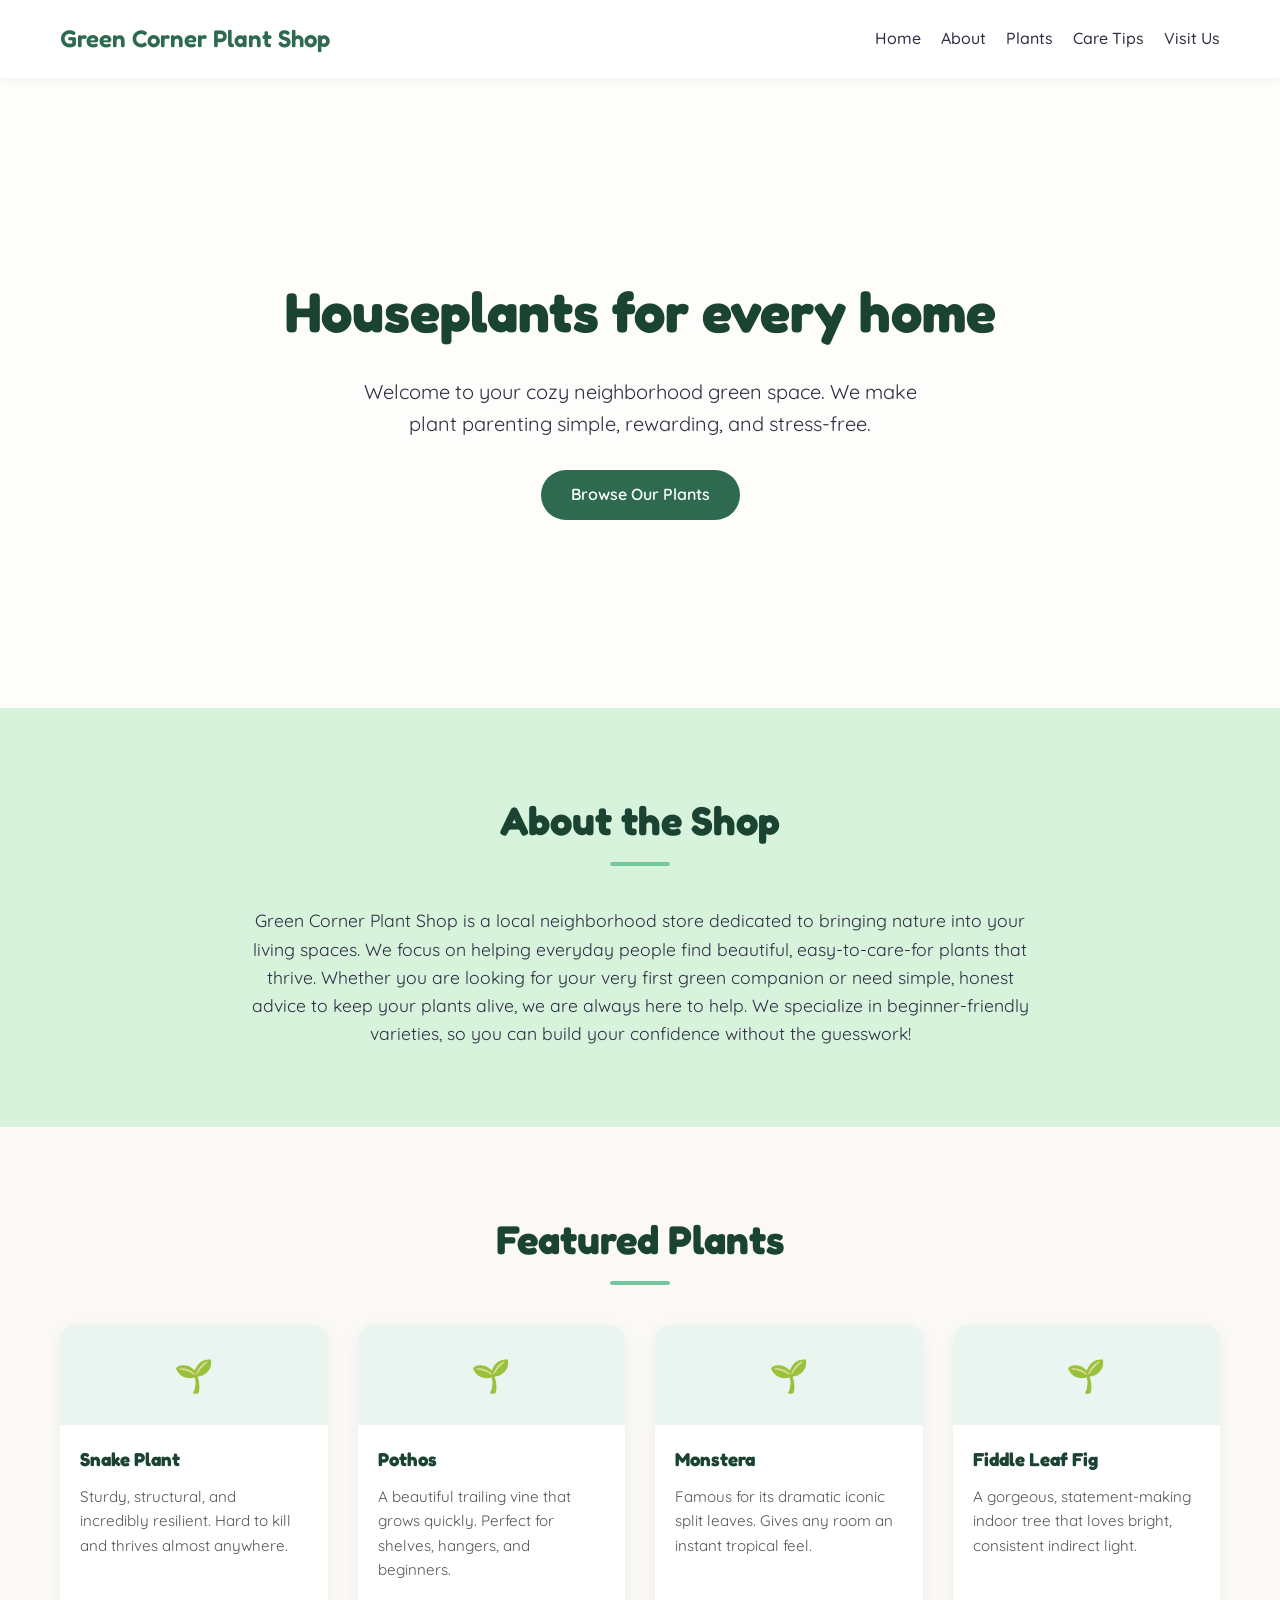
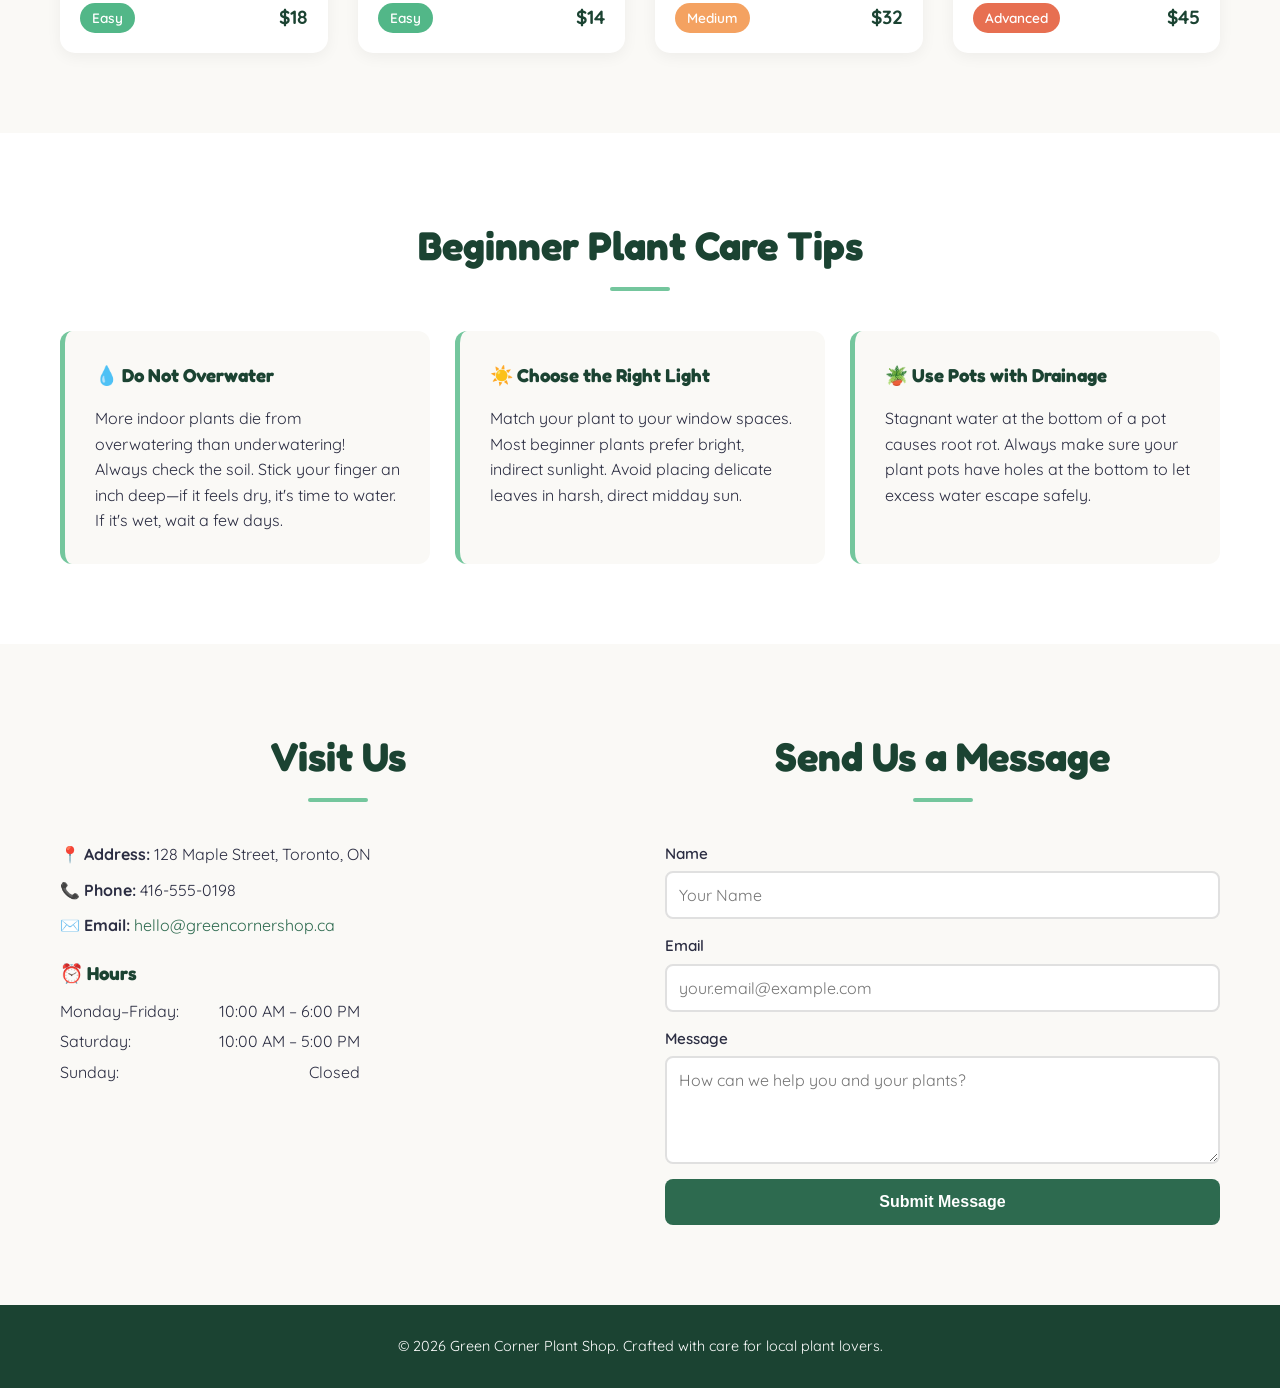
<file: index.html>
<!DOCTYPE html>
<html lang="en">
<head>
    <meta charset="UTF-8">
    <meta name="viewport" content="width=device-width, initial-scale=1.0">
    <title>Green Corner Plant Shop | Houseplants for every home</title>
    <link rel="stylesheet" href="style.css">
    <!-- Google Fonts for a friendly, organic feel -->
    <link rel="preconnect" href="https://fonts.googleapis.com">
    <link rel="preconnect" href="https://fonts.gstatic.com" crossorigin>
    <link href="https://fonts.googleapis.com/css2?family=Fredoka:wght@400;600&family=Quicksand:wght@400;500;700&display=swap" rel="stylesheet">
</head>
<body>

    <!-- Header & Navigation -->
    <header class="main-header">
        <div class="header-container">
            <span class="logo">Green Corner Plant Shop</span>
            <nav class="nav-bar">
                <ul>
                    <li><a href="#home">Home</a></li>
                    <li><a href="#about">About</a></li>
                    <li><a href="#plants">Plants</a></li>
                    <li><a href="#care-tips">Care Tips</a></li>
                    <li><a href="#visit-us">Visit Us</a></li>
                </ul>
            </nav>
        </div>
    </header>

    <!-- 1. Hero Section -->
    <section id="home" class="hero-section">
        <div class="hero-content">
            <h1>Houseplants for every home</h1>
            <p>Welcome to your cozy neighborhood green space. We make plant parenting simple, rewarding, and stress-free.</p>
            <a href="#plants" class="cta-button">Browse Our Plants</a>
        </div>
    </section>

    <!-- About Section -->
    <section id="about" class="about-section">
        <div class="section-container">
            <h2>About the Shop</h2>
            <p>Green Corner Plant Shop is a local neighborhood store dedicated to bringing nature into your living spaces. We focus on helping everyday people find beautiful, easy-to-care-for plants that thrive. Whether you are looking for your very first green companion or need simple, honest advice to keep your plants alive, we are always here to help. We specialize in beginner-friendly varieties, so you can build your confidence without the guesswork!</p>
        </div>
    </section>

    <!-- Featured Plants Section -->
    <section id="plants" class="plants-section">
        <div class="section-container">
            <h2>Featured Plants</h2>
            <div class="plant-grid">
                <!-- Card 1 -->
                <div class="plant-card">
                    <div class="plant-info">
                        <h3>Snake Plant</h3>
                        <p class="plant-desc">Sturdy, structural, and incredibly resilient. Hard to kill and thrives almost anywhere.</p>
                        <div class="plant-meta">
                            <span class="difficulty easy">Easy</span>
                            <span class="price">$18</span>
                        </div>
                    </div>
                </div>
                <!-- Card 2 -->
                <div class="plant-card">
                    <div class="plant-info">
                        <h3>Pothos</h3>
                        <p class="plant-desc">A beautiful trailing vine that grows quickly. Perfect for shelves, hangers, and beginners.</p>
                        <div class="plant-meta">
                            <span class="difficulty easy">Easy</span>
                            <span class="price">$14</span>
                        </div>
                    </div>
                </div>
                <!-- Card 3 -->
                <div class="plant-card">
                    <div class="plant-info">
                        <h3>Monstera</h3>
                        <p class="plant-desc">Famous for its dramatic iconic split leaves. Gives any room an instant tropical feel.</p>
                        <div class="plant-meta">
                            <span class="difficulty medium">Medium</span>
                            <span class="price">$32</span>
                        </div>
                    </div>
                </div>
                <!-- Card 4 -->
                <div class="plant-card">
                    <div class="plant-info">
                        <h3>Fiddle Leaf Fig</h3>
                        <p class="plant-desc">A gorgeous, statement-making indoor tree that loves bright, consistent indirect light.</p>
                        <div class="plant-meta">
                            <span class="difficulty advanced">Advanced</span>
                            <span class="price">$45</span>
                        </div>
                    </div>
                </div>
            </div>
        </div>
    </section>

    <!-- Plant Care Tips Section -->
    <section id="care-tips" class="tips-section">
        <div class="section-container">
            <h2>Beginner Plant Care Tips</h2>
            <div class="tips-grid">
                <div class="tip-box">
                    <h3>💧 Do Not Overwater</h3>
                    <p>More indoor plants die from overwatering than underwatering! Always check the soil. Stick your finger an inch deep—if it feels dry, it's time to water. If it's wet, wait a few days.</p>
                </div>
                <div class="tip-box">
                    <h3>☀️ Choose the Right Light</h3>
                    <p>Match your plant to your window spaces. Most beginner plants prefer bright, indirect sunlight. Avoid placing delicate leaves in harsh, direct midday sun.</p>
                </div>
                <div class="tip-box">
                    <h3>🪴 Use Pots with Drainage</h3>
                    <p>Stagnant water at the bottom of a pot causes root rot. Always make sure your plant pots have holes at the bottom to let excess water escape safely.</p>
                </div>
            </div>
        </div>
    </section>

    <!-- Visit Us & Contact Form Section -->
    <section id="visit-us" class="contact-visit-section">
        <div class="section-container split-layout">
            
            <!-- Visit Info -->
            <div class="visit-info">
                <h2>Visit Us</h2>
                <address>
                    <p><strong>📍 Address:</strong> 128 Maple Street, Toronto, ON</p>
                    <p><strong>📞 Phone:</strong> 416-555-0198</p>
                    <p><strong>✉️ Email:</strong> <a href="mailto:hello@greencornershop.ca">hello@greencornershop.ca</a></p>
                </address>
                <div class="hours">
                    <h3>⏰ Hours</h3>
                    <p><span>Monday–Friday:</span> 10:00 AM – 6:00 PM</p>
                    <p><span>Saturday:</span> 10:00 AM – 5:00 PM</p>
                    <p><span>Sunday:</span> Closed</p>
                </div>
            </div>

            <!-- Contact Form -->
            <div class="contact-form-container">
                <h2>Send Us a Message</h2>
                <form id="contactForm">
                    <div class="form-group">
                        <label for="name">Name</label>
                        <input type="text" id="name" required placeholder="Your Name">
                    </div>
                    <div class="form-group">
                        <label for="email">Email</label>
                        <input type="email" id="email" required placeholder="your.email@example.com">
                    </div>
                    <div class="form-group">
                        <label for="message">Message</label>
                        <textarea id="message" rows="4" required placeholder="How can we help you and your plants?"></textarea>
                    </div>
                    <button type="submit" class="submit-button">Submit Message</button>
                </form>
                <div id="formFeedback" class="form-feedback hidden"></div>
            </div>

        </div>
    </section>

    <!-- Footer -->
    <footer class="main-footer">
        <p>&copy; 2026 Green Corner Plant Shop. Crafted with care for local plant lovers.</p>
    </footer>

    <script src="script.js"></script>
</body>
</html>
</file>
<file: style.css>
/* ==========================================================================
   1. Reset & Base Styles
   ========================================================================== */
* {
    margin: 0;
    padding: 0;
    box-sizing: border-box;
}

:root {
    --primary-green: #2d6a4f;
    --light-green: #d8f3dc;
    --accent-sage: #74c69d;
    --dark-slate: #1b4332;
    --text-color: #2b2d42;
    --bg-cream: #faf9f6;
    --white: #ffffff;
    --easy-color: #52b788;
    --medium-color: #f4a261;
    --advanced-color: #e76f51;
}

html {
    scroll-behavior: smooth;
    font-family: 'Quicksand', sans-serif;
    color: var(--text-color);
    background-color: var(--bg-cream);
}

body {
    line-height: 1.6;
}

h1, h2, h3, .logo {
    font-family: 'Fredoka', sans-serif;
    color: var(--dark-slate);
}

.section-container {
    max-width: 1200px;
    margin: 0 auto;
    padding: 80px 20px;
}

section h2 {
    font-size: 2.5rem;
    text-align: center;
    margin-bottom: 40px;
    position: relative;
}

section h2::after {
    content: '';
    display: block;
    width: 60px;
    height: 4px;
    background-color: var(--accent-sage);
    margin: 10px auto 0;
    border-radius: 2px;
}

/* ==========================================================================
   2. Header & Navigation
   ========================================================================== */
.main-header {
    background-color: var(--white);
    position: sticky;
    top: 0;
    z-index: 1000;
    box-shadow: 0 2px 10px rgba(0, 0, 0, 0.05);
}

.header-container {
    max-width: 1200px;
    margin: 0 auto;
    padding: 20px;
    display: flex;
    justify-content: space-between;
    align-items: center;
    flex-wrap: wrap;
}

.logo {
    font-size: 1.5rem;
    font-weight: 600;
    color: var(--primary-green);
}

.nav-bar ul {
    display: flex;
    list-style: none;
    gap: 20px;
}

.nav-bar a {
    text-decoration: none;
    color: var(--text-color);
    font-weight: 500;
    transition: color 0.3s ease;
}

.nav-bar a:hover {
    color: var(--primary-green);
}

/* ==========================================================================
   3. Hero Section
   ========================================================================== */
.hero-section {
    background: linear-gradient(rgba(255,255,255,0.7), rgba(255,255,255,0.7)), 
                url('https://images.unsplash.com/photo-1463936575829-25148e1db1b8?q=80&w=1470') center/cover no-repeat;
    height: 70vh;
    display: flex;
    align-items: center;
    justify-content: center;
    text-align: center;
    padding: 20px;
}

.hero-content h1 {
    font-size: 3.5rem;
    margin-bottom: 20px;
}

.hero-content p {
    font-size: 1.25rem;
    max-width: 600px;
    margin: 0 auto 30px;
}

.cta-button {
    display: inline-block;
    background-color: var(--primary-green);
    color: var(--white);
    padding: 12px 30px;
    text-decoration: none;
    border-radius: 25px;
    font-weight: 600;
    transition: background-color 0.3s ease, transform 0.2s ease;
}

.cta-button:hover {
    background-color: var(--dark-slate);
    transform: translateY(-2px);
}

/* ==========================================================================
   4. About Section
   ========================================================================== */
.about-section {
    background-color: var(--light-green);
    text-align: center;
}

.about-section p {
    max-width: 800px;
    margin: 0 auto;
    font-size: 1.1rem;
}

/* ==========================================================================
   5. Featured Plants Section
   ========================================================================== */
.plant-grid {
    display: grid;
    grid-template-columns: repeat(auto-fit, minmax(250px, 1fr));
    gap: 30px;
}

.plant-card {
    background-color: var(--white);
    border-radius: 15px;
    overflow: hidden;
    box-shadow: 0 4px 15px rgba(0,0,0,0.05);
    transition: transform 0.3s ease;
    display: flex;
    flex-direction: column;
}

.plant-card::before {
    content: '🌱';
    font-size: 2rem;
    height: 100px;
    background-color: #eaf4f0;
    display: flex;
    align-items: center;
    justify-content: center;
}

.plant-card:hover {
    transform: translateY(-5px);
}

.plant-info {
    padding: 20px;
    display: flex;
    flex-direction: column;
    flex-grow: 1;
}

.plant-info h3 {
    margin-bottom: 10px;
}

.plant-desc {
    font-size: 0.95rem;
    color: #555;
    margin-bottom: 20px;
    flex-grow: 1;
}

.plant-meta {
    display: flex;
    justify-content: space-between;
    align-items: center;
}

.difficulty {
    padding: 4px 12px;
    border-radius: 15px;
    font-size: 0.85rem;
    font-weight: 600;
    color: var(--white);
}

.difficulty.easy { background-color: var(--easy-color); }
.difficulty.medium { background-color: var(--medium-color); }
.difficulty.advanced { background-color: var(--advanced-color); }

.price {
    font-weight: 700;
    font-size: 1.2rem;
    color: var(--dark-slate);
}

/* ==========================================================================
   6. Plant Care Tips Section
   ========================================================================== */
.tips-section {
    background-color: var(--white);
}

.tips-grid {
    display: grid;
    grid-template-columns: repeat(auto-fit, minmax(300px, 1fr));
    gap: 25px;
}

.tip-box {
    background-color: var(--bg-cream);
    padding: 30px;
    border-radius: 12px;
    border-left: 5px solid var(--accent-sage);
}

.tip-box h3 {
    margin-bottom: 15px;
}

/* ==========================================================================
   7. Visit Us & Contact Section
   ========================================================================== */
.split-layout {
    display: grid;
    grid-template-columns: repeat(auto-fit, minmax(320px, 1fr));
    gap: 50px;
}

.visit-info address {
    font-style: normal;
    margin: 20px 0;
}

.visit-info address p {
    margin-bottom: 10px;
}

.visit-info a {
    color: var(--primary-green);
    text-decoration: none;
}

.hours h3 {
    margin: 20px 0 10px;
}

.hours p {
    display: flex;
    justify-content: space-between;
    max-width: 300px;
    margin-bottom: 5px;
}

/* Form Styles */
.contact-form-container form {
    display: flex;
    flex-direction: column;
    gap: 15px;
    margin-top: 20px;
}

.form-group {
    display: flex;
    flex-direction: column;
    gap: 5px;
}

.form-group label {
    font-weight: 600;
    font-size: 0.95rem;
}

.form-group input, 
.form-group textarea {
    padding: 12px;
    border: 2px solid #e0e0e0;
    border-radius: 8px;
    font-family: inherit;
    font-size: 1rem;
    transition: border-color 0.3s ease;
}

.form-group input:focus, 
.form-group textarea:focus {
    outline: none;
    border-color: var(--primary-green);
}

.submit-button {
    background-color: var(--primary-green);
    color: var(--white);
    border: none;
    padding: 14px;
    border-radius: 8px;
    font-size: 1rem;
    font-weight: 600;
    cursor: pointer;
    transition: background-color 0.3s ease;
}

.submit-button:hover {
    background-color: var(--dark-slate);
}

.form-feedback {
    margin-top: 15px;
    padding: 12px;
    border-radius: 8px;
    font-weight: 500;
    text-align: center;
}

.form-feedback.success {
    background-color: #d8f3dc;
    color: #1b4332;
}

.form-feedback.error {
    background-color: #f8d7da;
    color: #721c24;
}

.hidden {
    display: none;
}

/* ==========================================================================
   8. Footer
   ========================================================================== */
.main-footer {
    background-color: var(--dark-slate);
    color: var(--white);
    text-align: center;
    padding: 30px 20px;
    font-size: 0.9rem;
}

/* Responsive adjustments */
@media (max-width: 768px) {
    .header-container {
        flex-direction: column;
        gap: 15px;
    }
    .hero-content h1 {
        font-size: 2.5rem;
    }
}
</file>
